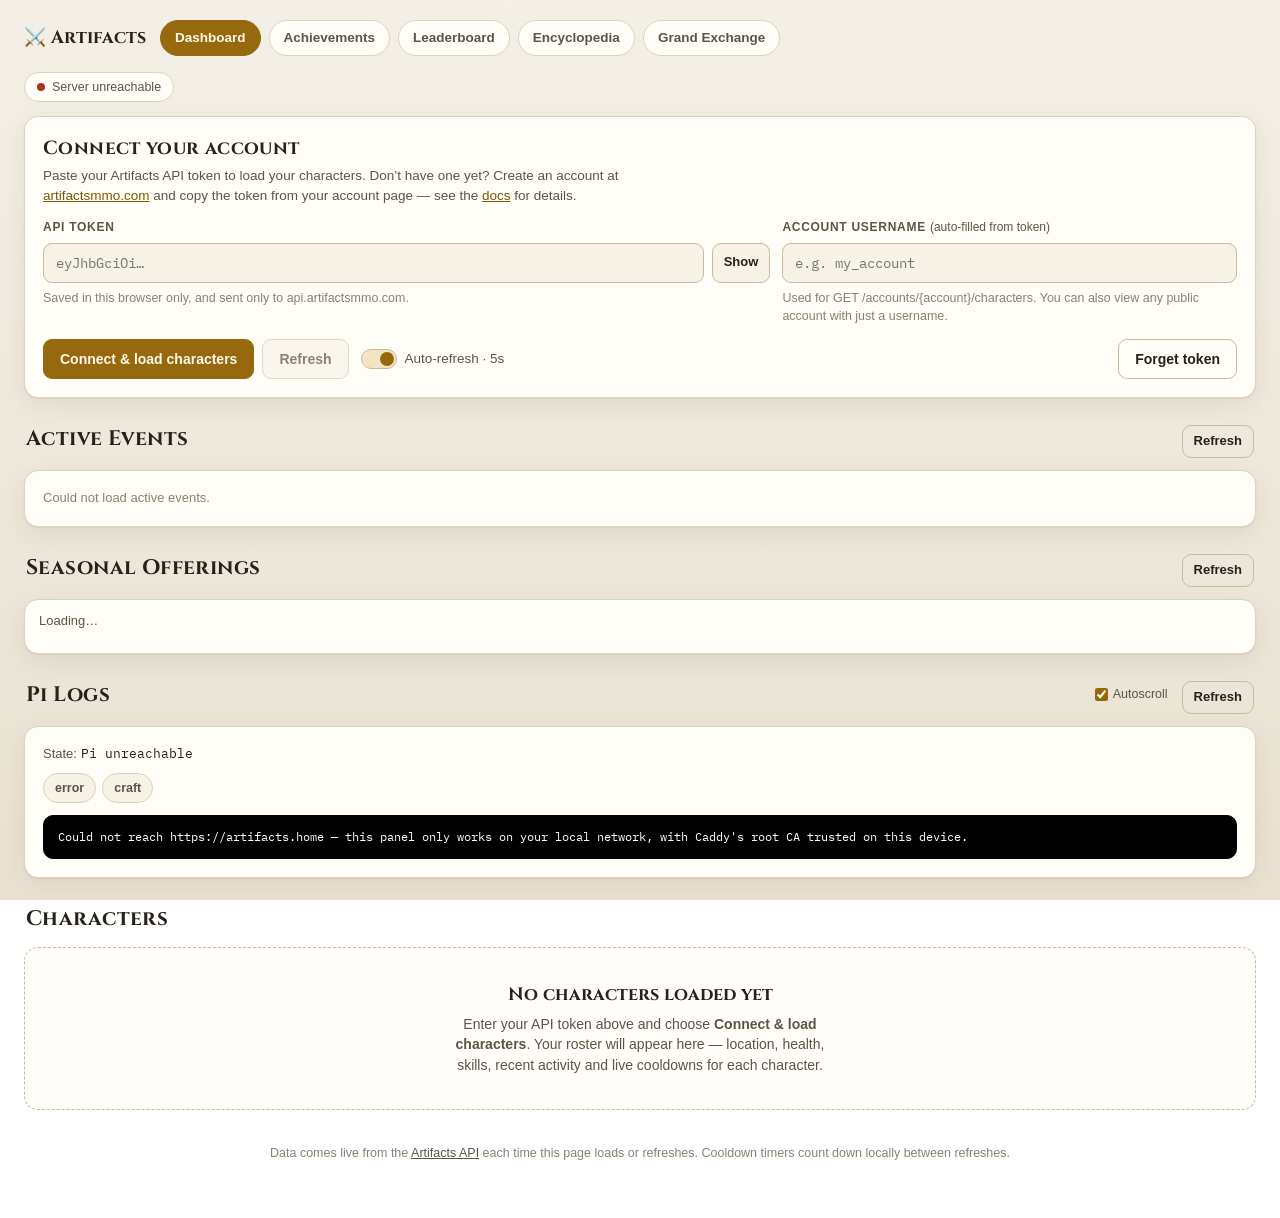
<file: index.html>
<!doctype html>
<html lang="en">
  <head>
    <meta charset="utf-8" />
    <meta name="viewport" content="width=device-width, initial-scale=1, viewport-fit=cover" />
    <meta name="color-scheme" content="light dark" />
    <link rel="icon" type="image/png" href="https://artifactsmmo.com/images/monsters/chicken.png" />
    <title>Artifacts Dashboard</title>
    <link rel="preconnect" href="https://fonts.googleapis.com" />
    <link rel="preconnect" href="https://fonts.gstatic.com" crossorigin />
    <link href="https://fonts.googleapis.com/css2?family=Cinzel:wght@600;700&family=IBM+Plex+Mono:wght@400;500;600&display=swap" rel="stylesheet" />
    <link rel="stylesheet" href="./styles.css" />
  </head>
  <body>
    <div class="wrap">
      <nav class="site-nav" aria-label="Site">
        <span class="nav-brand">⚔️ Artifacts</span>
        <a href="./index.html" class="nav-link active" aria-current="page">Dashboard</a>
        <a href="./achievements.html" class="nav-link">Achievements</a>
        <a href="./leaderboard.html" class="nav-link">Leaderboard</a>
        <a href="./encyclopedia.html" class="nav-link">Encyclopedia</a>
        <a href="./grandexchange.html" class="nav-link">Grand Exchange</a>
      </nav>

      <!-- Server status strip -->
      <div class="status-strip" aria-live="polite">
        <span class="pill"><span class="dot" id="serverDot"></span><span id="serverStatus">Server status unknown</span></span>
        <span class="pill hidden" id="seasonPill">Season <strong id="seasonName"></strong></span>
        <span class="pill hidden" id="onlinePill"><strong id="onlineCount"></strong>&nbsp;characters online</span>
        <span class="pill hidden" id="versionPill">API v<strong id="apiVersion"></strong></span>
        <span class="pill hidden" id="ratesPill" title="Remaining Artifacts API calls"></span>
        <span class="strip-spacer"></span>
        <span class="updated" id="lastUpdated"></span>
      </div>

      <!-- Connection panel -->
      <section class="panel" aria-labelledby="connectHeading">
        <h2 id="connectHeading">Connect your account</h2>
        <p class="sub">
          Paste your Artifacts API token to load your characters. Don’t have one yet?
          Create an account at <a href="https://artifactsmmo.com" target="_blank" rel="noopener">artifactsmmo.com</a>
          and copy the token from your account page — see the
          <a href="https://docs.artifactsmmo.com" target="_blank" rel="noopener">docs</a> for details.
        </p>
        <div class="form-grid">
          <label class="field">
            <span>API token</span>
            <div class="input-row">
              <input type="password" id="tokenInput" autocomplete="off" spellcheck="false"
                     placeholder="eyJhbGciOi…" aria-describedby="tokenHint" />
              <button type="button" class="small" id="toggleTokenBtn" aria-pressed="false">Show</button>
            </div>
            <div class="hint" id="tokenHint">Saved in this browser only, and sent only to api.artifactsmmo.com.</div>
          </label>
          <label class="field">
            <span>Account username <span style="text-transform:none; letter-spacing:0; font-weight:400;">(auto-filled from token)</span></span>
            <input type="text" id="accountInput" autocomplete="off" spellcheck="false" placeholder="e.g. my_account" />
            <div class="hint">Used for GET /accounts/{account}/characters. You can also view any public account with just a username.</div>
          </label>
        </div>
        <div class="actions">
          <button type="button" class="primary" id="connectBtn">Connect &amp; load characters</button>
          <button type="button" id="refreshBtn" disabled>Refresh</button>
          <button type="button" class="toggle" id="autoRefreshToggle" aria-pressed="true">
            <span class="track" aria-hidden="true"></span> Auto-refresh · 5s
          </button>
          <span style="flex:1"></span>
          <button type="button" class="ghost" id="clearBtn">Forget token</button>
        </div>
        <div class="account-chip" id="accountChip" role="status"></div>
        <div class="banner" id="banner" role="alert"></div>
      </section>

      <!-- Active events (public endpoint, no token needed) -->
      <div class="section-head" id="eventsSectionHead">
        <h2>Active Events</h2>
        <span class="count" id="eventsCount"></span>
        <span class="spacer"></span>
        <button type="button" class="small ghost" id="eventsRefresh">Refresh</button>
      </div>
      <div class="panel events-panel">
        <div class="events-list" id="eventsList">Loading…</div>
      </div>

      <!-- Bank (token required) -->
      <div class="section-head hidden" id="bankSection">
        <h2>Bank</h2>
        <span class="count" id="bankCount"></span>
        <span class="count" id="bankInfo"></span>
        <span class="spacer"></span>
      </div>
      <div class="panel bank-panel hidden" id="bankPanel">
        <div class="bank-filters">
          <div class="search-wrap">
            <input type="text" id="bankSearch" autocomplete="off" spellcheck="false"
                   placeholder="Search items by name or code…" aria-label="Search bank items" />
            <button type="button" class="search-clear hidden" id="bankSearchClear" aria-label="Clear search">✕</button>
          </div>
        </div>
        <div class="type-tags" id="typeTags" role="group" aria-label="Filter by item type"></div>
        <div class="bank-grid" id="bankGrid"></div>
      </div>

      <!-- Seasonal offerings (public endpoint, no token needed) -->
      <div class="section-head" id="offeringsSectionHead">
        <h2>Seasonal Offerings</h2>
        <span class="count" id="offeringsCount"></span>
        <span class="spacer"></span>
        <button type="button" class="small ghost" id="offeringsRefresh">Refresh</button>
      </div>
      <div class="panel offerings-panel">
        <div class="offerings-meta" id="offeringsMeta">Loading…</div>
        <div class="offerings-grid" id="offeringsList"></div>
      </div>

      <!-- Pi logs (local network only) -->
      <div class="section-head" id="piSection">
        <h2>Pi Logs</h2>
        <span class="count" id="piCount"></span>
        <span class="spacer"></span>
        <label class="pi-autoscroll"><input type="checkbox" id="piAutoscroll" checked /> Autoscroll</label>
        <button type="button" class="small ghost" id="piRefresh">Refresh</button>
      </div>
      <div class="panel pi-panel">
        <div class="pi-state">State: <span class="mono" id="piState">…</span></div>
        <div class="type-tags" id="piFilters" role="group" aria-label="Filter Pi logs"></div>
        <pre class="pi-logs" id="piLogs">Loading…</pre>
      </div>

      <!-- Characters Summary -->
      <div class="section-head hidden" id="summarySection">
        <h2>Characters Summary</h2>
        <span class="count" id="summaryCount"></span>
        <span class="spacer"></span>
      </div>
      <div class="panel summary-panel hidden" id="summaryPanel">
        <div class="summary-grid" id="summaryGrid"></div>
      </div>

      <!-- Characters -->
      <div class="section-head">
        <h2>Characters</h2>
        <span class="count" id="charCount"></span>
        <span class="spacer"></span>
        <span class="count" id="endpointNote"></span>
      </div>

      <div id="content">
        <div class="empty" id="emptyState">
          <h3>No characters loaded yet</h3>
          <p>Enter your API token above and choose <strong>Connect &amp; load characters</strong>.
             Your roster will appear here — location, health, skills, recent activity and live cooldowns for each character.</p>
        </div>
      </div>

      <footer>
        Data comes live from the <a href="https://api.artifactsmmo.com/openapi.json" target="_blank" rel="noopener">Artifacts API</a>
        each time this page loads or refreshes. Cooldown timers count down locally between refreshes.
      </footer>
    </div>

    <dialog id="itemDialog" class="item-dialog" aria-labelledby="itemDialogName">
      <div class="dialog-head">
        <h3 id="itemDialogName">Item</h3>
        <button type="button" class="small ghost" id="itemDialogClose" aria-label="Close dialog">✕</button>
      </div>
      <div class="dialog-body" id="itemDialogBody"></div>
    </dialog>

    <dialog id="monsterDialog" class="item-dialog" aria-labelledby="monsterDialogName">
      <div class="dialog-head">
        <h3 id="monsterDialogName">Monster</h3>
        <button type="button" class="small ghost" id="monsterDialogClose" aria-label="Close dialog">✕</button>
      </div>
      <div class="dialog-body" id="monsterDialogBody"></div>
    </dialog>

    <dialog id="resourceDialog" class="item-dialog" aria-labelledby="resourceDialogName">
      <div class="dialog-head">
        <h3 id="resourceDialogName">Resource</h3>
        <button type="button" class="small ghost" id="resourceDialogClose" aria-label="Close dialog">✕</button>
      </div>
      <div class="dialog-body" id="resourceDialogBody"></div>
    </dialog>

    <dialog id="npcDialog" class="item-dialog" aria-labelledby="npcDialogName">
      <div class="dialog-head">
        <h3 id="npcDialogName">NPC</h3>
        <button type="button" class="small ghost" id="npcDialogClose" aria-label="Close dialog">✕</button>
      </div>
      <div class="dialog-body" id="npcDialogBody"></div>
    </dialog>

    <script type="module" src="./js/app.js"></script>
  </body>
</html>
</file>
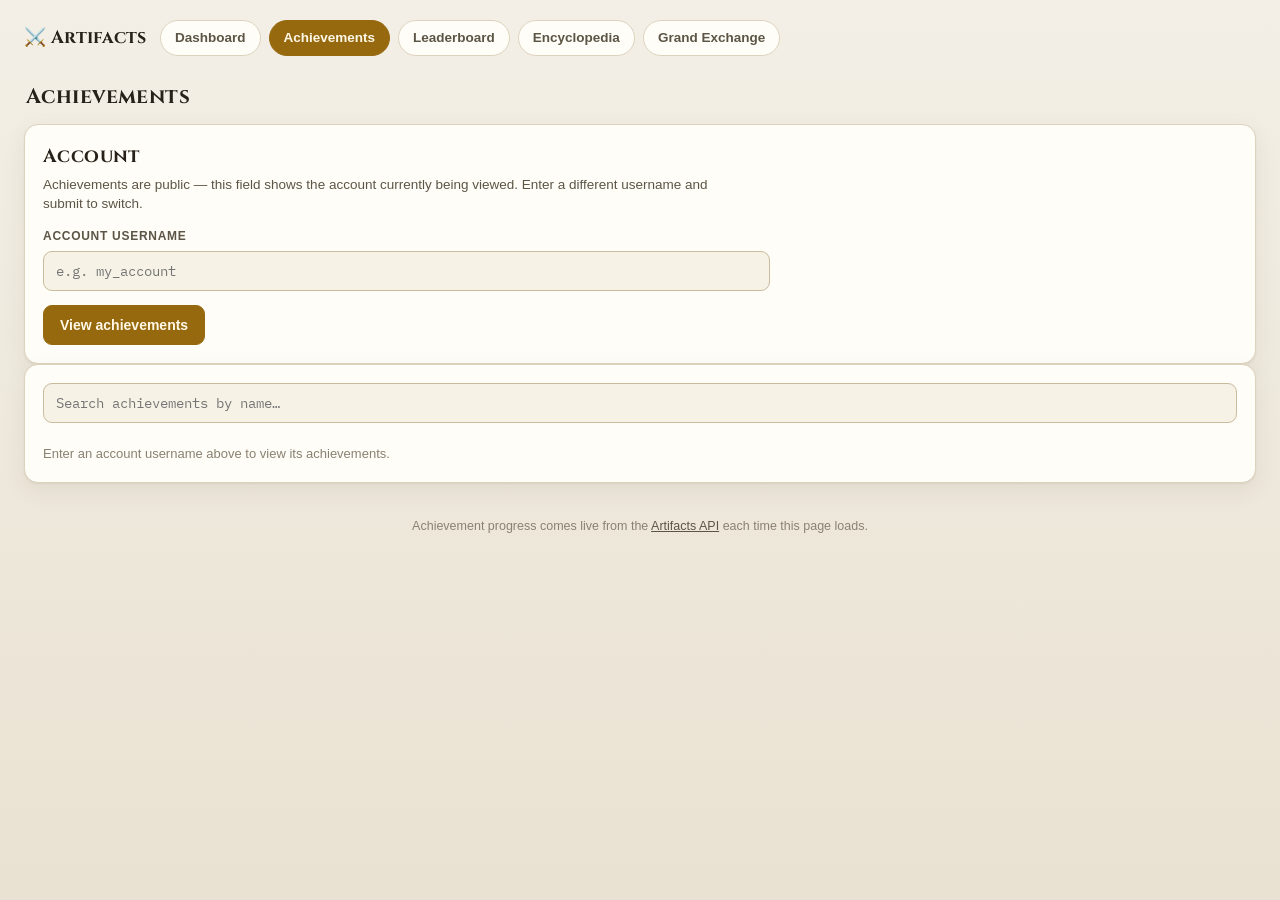
<file: achievements.html>
<!doctype html>
<html lang="en">
  <head>
    <meta charset="utf-8" />
    <meta name="viewport" content="width=device-width, initial-scale=1, viewport-fit=cover" />
    <meta name="color-scheme" content="light dark" />
    <link rel="icon" type="image/png" href="https://artifactsmmo.com/images/monsters/chicken.png" />
    <title>Artifacts Achievements</title>
    <link rel="preconnect" href="https://fonts.googleapis.com" />
    <link rel="preconnect" href="https://fonts.gstatic.com" crossorigin />
    <link href="https://fonts.googleapis.com/css2?family=Cinzel:wght@600;700&family=IBM+Plex+Mono:wght@400;500;600&display=swap" rel="stylesheet" />
    <link rel="stylesheet" href="./styles.css" />
  </head>
  <body>
    <div class="wrap">
      <nav class="site-nav" aria-label="Site">
        <span class="nav-brand">⚔️ Artifacts</span>
        <a href="./index.html" class="nav-link">Dashboard</a>
        <a href="./achievements.html" class="nav-link active" aria-current="page">Achievements</a>
        <a href="./leaderboard.html" class="nav-link">Leaderboard</a>
        <a href="./encyclopedia.html" class="nav-link">Encyclopedia</a>
        <a href="./grandexchange.html" class="nav-link">Grand Exchange</a>
      </nav>

      <div class="section-head">
        <h2>Achievements</h2>
        <span class="count" id="achCount"></span>
        <span class="spacer"></span>
        <span class="count" id="achPoints"></span>
      </div>

      <!-- Account selector: shows the account being viewed; editable -->
      <section class="panel" aria-labelledby="accountHeading">
        <h2 id="accountHeading">Account</h2>
        <p class="sub">Achievements are public — this field shows the account currently being
          viewed. Enter a different username and submit to switch.</p>
        <div class="form-grid">
          <label class="field">
            <span>Account username</span>
            <input type="text" id="accountInput" autocomplete="off" spellcheck="false" placeholder="e.g. my_account" />
          </label>
        </div>
        <div class="actions">
          <button type="button" class="primary" id="accountBtn">View achievements</button>
        </div>
        <div class="banner" id="accountBanner" role="alert"></div>
      </section>

      <div class="panel ach-panel">
        <div class="bank-filters">
          <div class="search-wrap">
            <input type="text" id="achSearch" autocomplete="off" spellcheck="false"
                   placeholder="Search achievements by name…" aria-label="Search achievements by name" />
            <button type="button" class="search-clear hidden" id="achSearchClear" aria-label="Clear search">✕</button>
          </div>
        </div>
        <div class="type-tags" id="achTags" role="group" aria-label="Filter achievements"></div>
        <div id="achContent">
          <div class="log-empty">Loading achievements…</div>
        </div>
      </div>

      <footer>
        Achievement progress comes live from the
        <a href="https://api.artifactsmmo.com/openapi.json" target="_blank" rel="noopener">Artifacts API</a>
        each time this page loads.
      </footer>
    </div>

    <script type="module" src="./js/achievements.js"></script>
  </body>
</html>
</file>
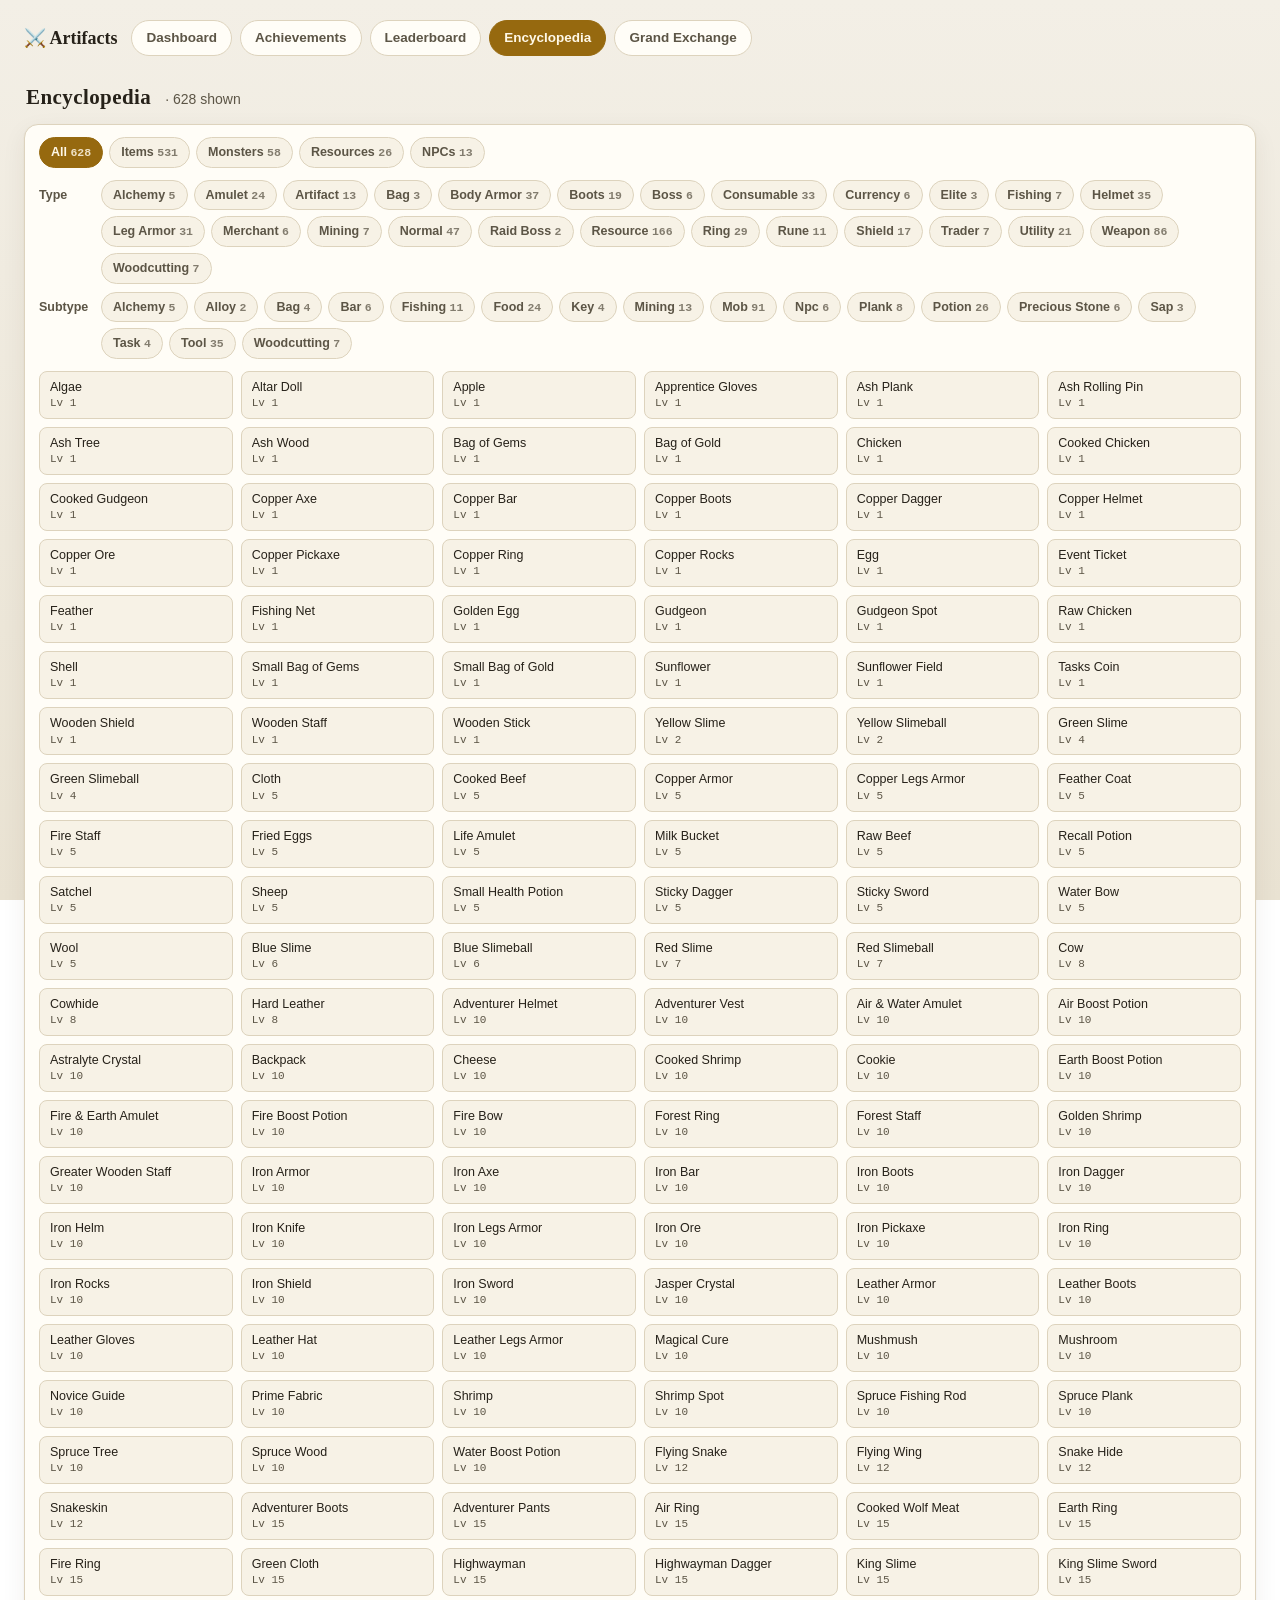
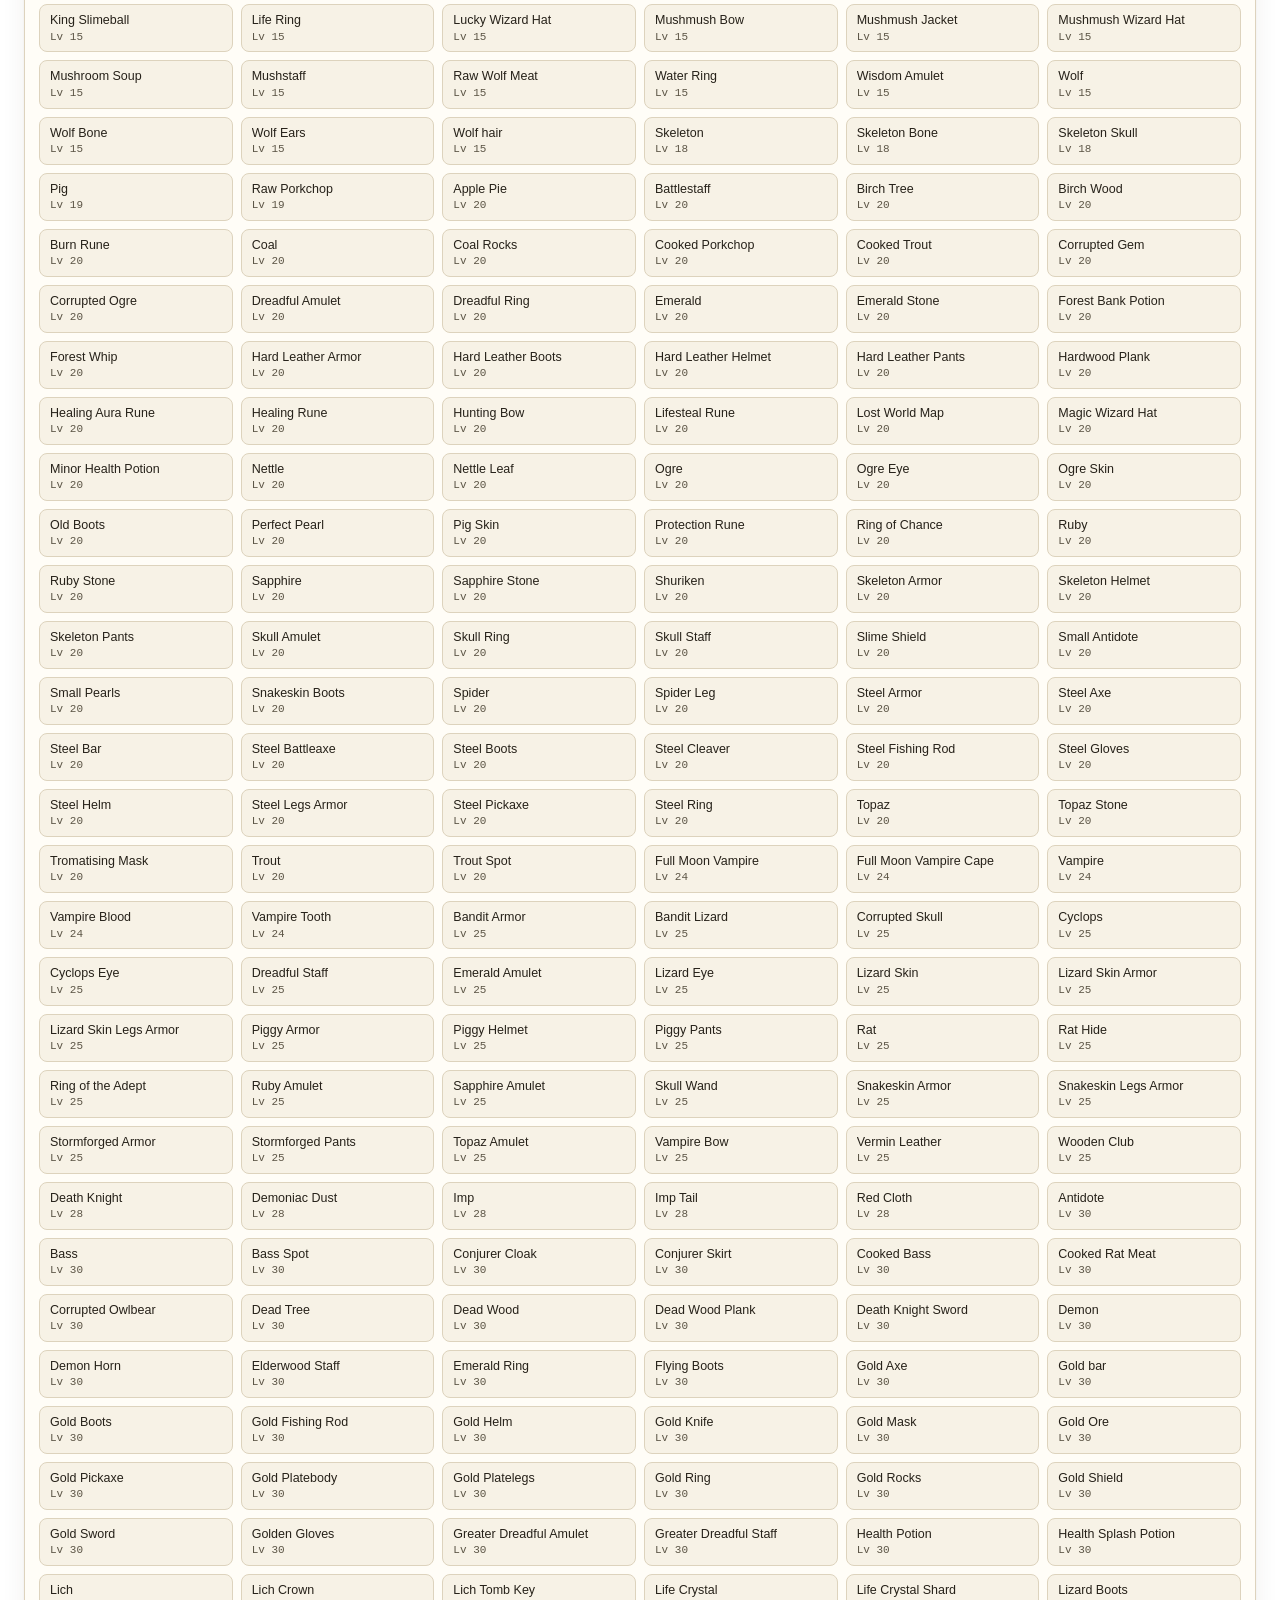
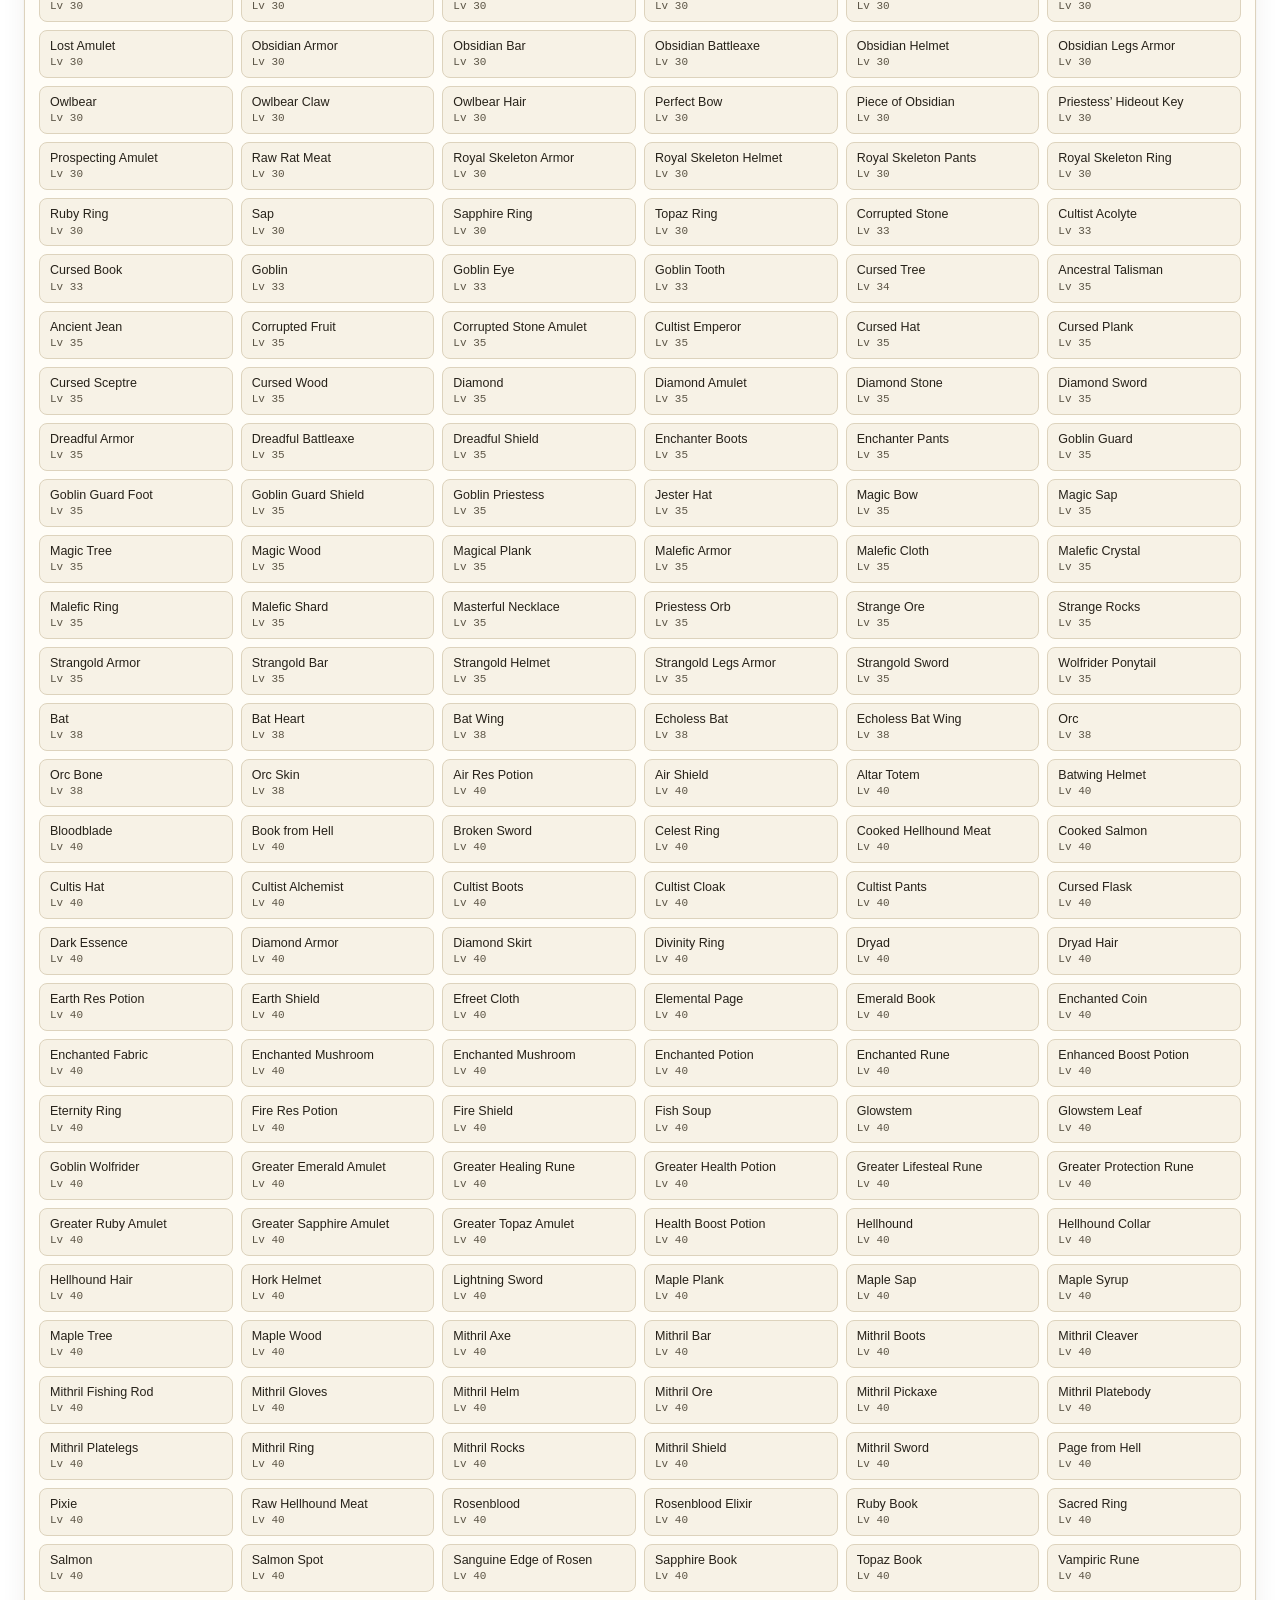
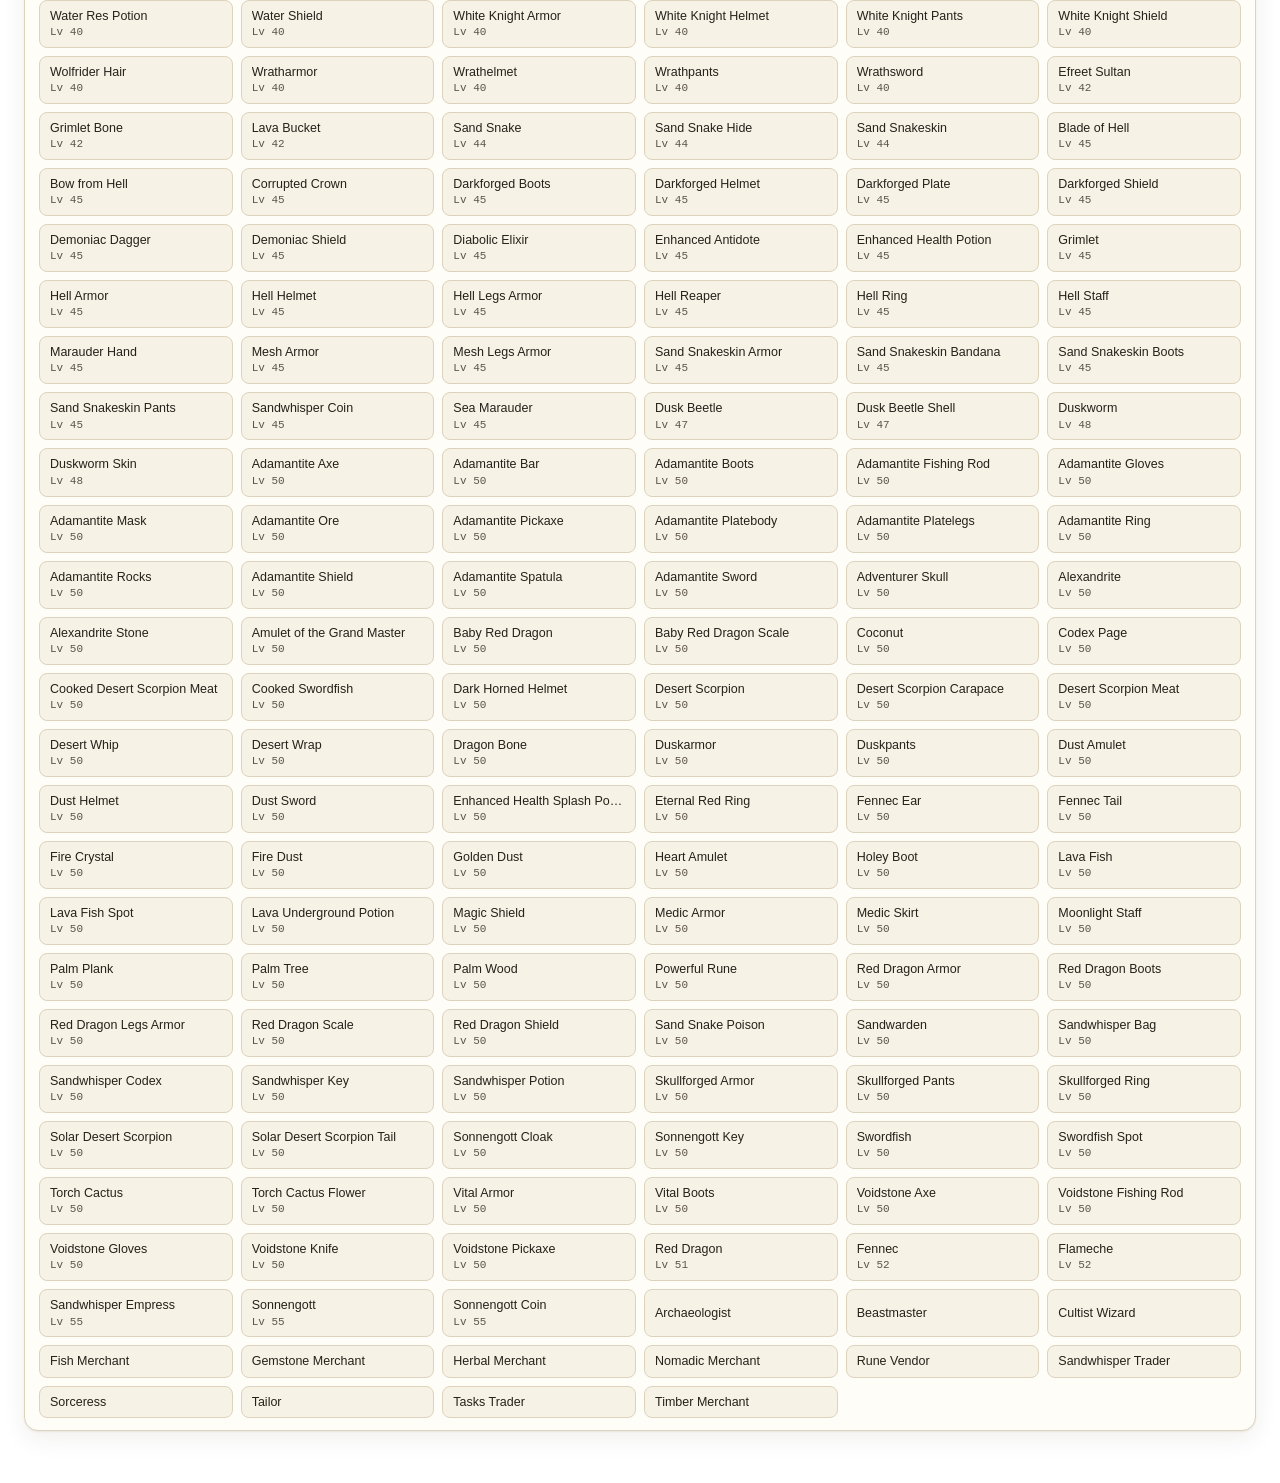
<file: encyclopedia.html>
<!doctype html>
<html lang="en">
  <head>
    <meta charset="utf-8" />
    <meta name="viewport" content="width=device-width, initial-scale=1" />
    <title>Encyclopedia — Artifacts</title>
    <link rel="icon" href="https://artifactsmmo.com/images/monsters/chicken.png" />
    <link rel="stylesheet" href="./styles.css" />
  </head>
  <body>
    <div class="wrap">
      <nav class="site-nav" aria-label="Site">
        <span class="nav-brand">⚔️ Artifacts</span>
        <a href="./index.html" class="nav-link">Dashboard</a>
        <a href="./achievements.html" class="nav-link">Achievements</a>
        <a href="./leaderboard.html" class="nav-link">Leaderboard</a>
        <a href="./encyclopedia.html" class="nav-link active" aria-current="page">Encyclopedia</a>
        <a href="./grandexchange.html" class="nav-link">Grand Exchange</a>
      </nav>

      <div class="section-head">
        <h2>Encyclopedia</h2>
        <span class="count" id="encyCount"></span>
      </div>
      <div class="panel ency-panel">
        <div class="ency-filters">
          <div class="type-tags" id="encyKindTags" role="group" aria-label="Show items, monsters, or both"></div>
          <div class="ency-filter-group">
            <span class="ency-filter-label">Type</span>
            <div class="type-tags" id="encyTypeTags" role="group" aria-label="Filter by type"></div>
          </div>
          <div class="ency-filter-group">
            <span class="ency-filter-label">Subtype</span>
            <div class="type-tags" id="encySubtypeTags" role="group" aria-label="Filter by subtype"></div>
          </div>
        </div>
        <div class="ency-grid" id="encyGrid"></div>
      </div>
    </div>

    <dialog id="itemDialog" class="item-dialog" aria-labelledby="itemDialogName">
      <div class="dialog-head">
        <h3 id="itemDialogName">Item</h3>
        <button type="button" class="small ghost" id="itemDialogClose" aria-label="Close dialog">✕</button>
      </div>
      <div class="dialog-body" id="itemDialogBody"></div>
    </dialog>

    <dialog id="monsterDialog" class="item-dialog" aria-labelledby="monsterDialogName">
      <div class="dialog-head">
        <h3 id="monsterDialogName">Monster</h3>
        <button type="button" class="small ghost" id="monsterDialogClose" aria-label="Close dialog">✕</button>
      </div>
      <div class="dialog-body" id="monsterDialogBody"></div>
    </dialog>

    <dialog id="resourceDialog" class="item-dialog" aria-labelledby="resourceDialogName">
      <div class="dialog-head">
        <h3 id="resourceDialogName">Resource</h3>
        <button type="button" class="small ghost" id="resourceDialogClose" aria-label="Close dialog">✕</button>
      </div>
      <div class="dialog-body" id="resourceDialogBody"></div>
    </dialog>

    <dialog id="npcDialog" class="item-dialog" aria-labelledby="npcDialogName">
      <div class="dialog-head">
        <h3 id="npcDialogName">NPC</h3>
        <button type="button" class="small ghost" id="npcDialogClose" aria-label="Close dialog">✕</button>
      </div>
      <div class="dialog-body" id="npcDialogBody"></div>
    </dialog>

    <script type="module" src="./js/encyclopedia.js"></script>
  </body>
</html>
</file>
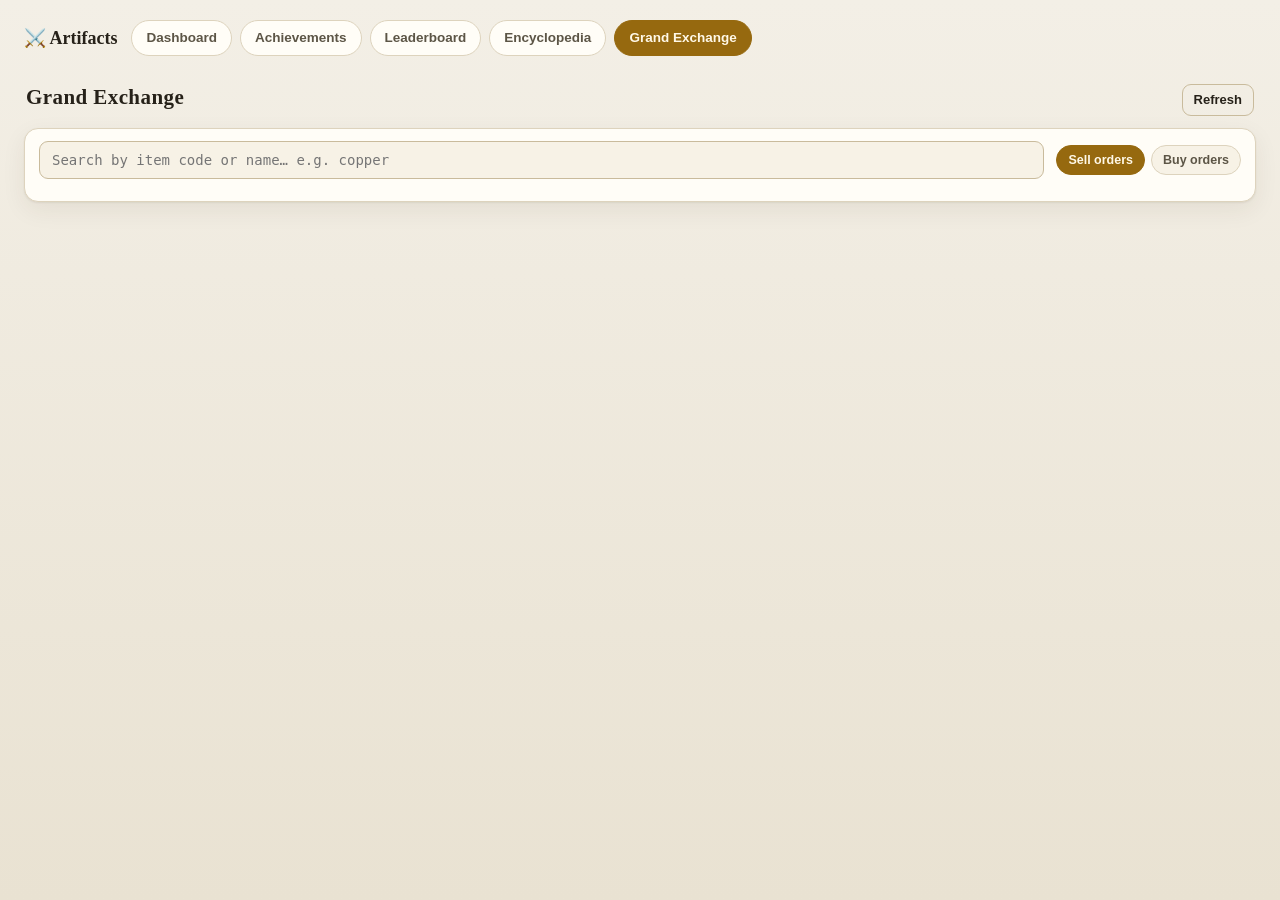
<file: grandexchange.html>
<!doctype html>
<html lang="en">
  <head>
    <meta charset="utf-8" />
    <meta name="viewport" content="width=device-width, initial-scale=1" />
    <title>Grand Exchange — Artifacts</title>
    <link rel="icon" href="https://artifactsmmo.com/images/monsters/chicken.png" />
    <link rel="stylesheet" href="./styles.css" />
  </head>
  <body>
    <div class="wrap">
      <nav class="site-nav" aria-label="Site">
        <span class="nav-brand">⚔️ Artifacts</span>
        <a href="./index.html" class="nav-link">Dashboard</a>
        <a href="./achievements.html" class="nav-link">Achievements</a>
        <a href="./leaderboard.html" class="nav-link">Leaderboard</a>
        <a href="./encyclopedia.html" class="nav-link">Encyclopedia</a>
        <a href="./grandexchange.html" class="nav-link active" aria-current="page">Grand Exchange</a>
      </nav>

      <div class="section-head">
        <h2>Grand Exchange</h2>
        <span class="count" id="geCount"></span>
        <span class="spacer"></span>
        <button type="button" class="small ghost" id="geRefresh">Refresh</button>
      </div>
      <div class="panel ge-panel">
        <div class="ge-controls">
          <div class="search-wrap ge-search">
            <input type="text" id="geSearch" autocomplete="off" spellcheck="false"
                   placeholder="Search by item code or name… e.g. copper" aria-label="Search orders by item" />
            <button type="button" class="search-clear hidden" id="geSearchClear" aria-label="Clear search">✕</button>
          </div>
          <div class="type-tags ge-kind" id="geKindTags" role="group" aria-label="Buy or sell orders"></div>
        </div>
        <div class="ge-note" id="geNote"></div>
        <div class="ge-list" id="geList"></div>
      </div>
    </div>

    <dialog id="itemDialog" class="item-dialog" aria-labelledby="itemDialogName">
      <div class="dialog-head">
        <h3 id="itemDialogName">Item</h3>
        <button type="button" class="small ghost" id="itemDialogClose" aria-label="Close dialog">✕</button>
      </div>
      <div class="dialog-body" id="itemDialogBody"></div>
    </dialog>

    <dialog id="monsterDialog" class="item-dialog" aria-labelledby="monsterDialogName">
      <div class="dialog-head">
        <h3 id="monsterDialogName">Monster</h3>
        <button type="button" class="small ghost" id="monsterDialogClose" aria-label="Close dialog">✕</button>
      </div>
      <div class="dialog-body" id="monsterDialogBody"></div>
    </dialog>

    <dialog id="resourceDialog" class="item-dialog" aria-labelledby="resourceDialogName">
      <div class="dialog-head">
        <h3 id="resourceDialogName">Resource</h3>
        <button type="button" class="small ghost" id="resourceDialogClose" aria-label="Close dialog">✕</button>
      </div>
      <div class="dialog-body" id="resourceDialogBody"></div>
    </dialog>

    <dialog id="npcDialog" class="item-dialog" aria-labelledby="npcDialogName">
      <div class="dialog-head">
        <h3 id="npcDialogName">NPC</h3>
        <button type="button" class="small ghost" id="npcDialogClose" aria-label="Close dialog">✕</button>
      </div>
      <div class="dialog-body" id="npcDialogBody"></div>
    </dialog>

    <script type="module" src="./js/grandexchange.js"></script>
  </body>
</html>
</file>
<file: styles.css>
:root {
  color-scheme: light;
  --bg: #f3efe6;
  --bg-deep: #e9e2d2;
  --surface: #fffdf7;
  --surface-2: #f7f2e6;
  --surface-3: #efe8d8;
  --ink: #262119;
  --ink-2: #5c5546;
  --ink-3: #8a8171;
  --line: #ddd3bd;
  --line-strong: #c9bb9c;
  --accent: #96690f;
  --accent-strong: #7c5507;
  --accent-soft: #f3e5c3;
  --gold: #b8860b;
  --hp: #3e7d3a;
  --hp-mid: #b07d10;
  --hp-low: #b23a2e;
  --xp: #2f6f8f;
  --cd: #8a5a12;
  --ready: #3e7d3a;
  --danger: #a93226;
  --danger-bg: #fbeae7;
  --ok-bg: #e9f2e4;
  --shadow: 0 1px 2px rgba(60, 48, 20, .07), 0 8px 24px rgba(60, 48, 20, .07);
  --radius: 14px;
}
@media (prefers-color-scheme: dark) {
  :root {
    color-scheme: dark;
    --bg: #16130e;
    --bg-deep: #100e0a;
    --surface: #211d16;
    --surface-2: #28231a;
    --surface-3: #2f2a1f;
    --ink: #ece5d3;
    --ink-2: #b3a98f;
    --ink-3: #857c68;
    --line: #3a3425;
    --line-strong: #4d4630;
    --accent: #dfa92e;
    --accent-strong: #f0bc45;
    --accent-soft: #3a2f14;
    --gold: #dfa92e;
    --hp: #6fbf63;
    --hp-mid: #dfa92e;
    --hp-low: #e0655a;
    --xp: #5ea8cc;
    --cd: #dfa92e;
    --ready: #6fbf63;
    --danger: #ef8a7d;
    --danger-bg: #3a1d18;
    --ok-bg: #22331c;
    --shadow: 0 1px 2px rgba(0,0,0,.4), 0 10px 28px rgba(0,0,0,.35);
  }
}
* { box-sizing: border-box; }
html { -webkit-text-size-adjust: 100%; }
body {
  margin: 0;
  background: linear-gradient(180deg, var(--bg) 0%, var(--bg-deep) 100%);
  background-attachment: fixed;
  color: var(--ink);
  font-family: ui-sans-system, -apple-system, "Segoe UI", Roboto, Helvetica, Arial, sans-serif;
  font-size: 15px;
  line-height: 1.45;
}
.mono { font-family: "IBM Plex Mono", ui-monospace, SFMono-Regular, Menlo, monospace; }
/* Full-bleed layout: use as much horizontal space as the viewport offers. */
.wrap { margin: 0; padding: 20px 24px 56px; }
@media (max-width: 640px) { .wrap { padding: 16px 12px 48px; } }

/* ---------- status strip ---------- */
.status-strip {
  display: flex; flex-wrap: wrap; gap: 8px; align-items: center;
  margin-bottom: 14px;
}
.pill {
  display: inline-flex; align-items: center; gap: 7px;
  background: var(--surface); border: 1px solid var(--line);
  border-radius: 999px; padding: 5px 12px; font-size: 12.5px; color: var(--ink-2);
}
.pill strong { color: var(--ink); font-weight: 600; }
.dot { width: 8px; height: 8px; border-radius: 50%; background: var(--ink-3); flex: none; }
.dot.on { background: var(--ready); box-shadow: 0 0 0 3px color-mix(in srgb, var(--ready) 22%, transparent); }
.dot.err { background: var(--danger); }
.strip-spacer { flex: 1; }
.updated { font-size: 12.5px; color: var(--ink-3); }

/* ---------- connection panel ---------- */
.panel {
  background: var(--surface); border: 1px solid var(--line); border-radius: var(--radius);
  box-shadow: var(--shadow); padding: 18px;
}
.panel h2 {
  font-family: "Cinzel", Georgia, serif; font-size: 19px; letter-spacing: .02em;
  margin: 0 0 4px;
}
.panel .sub { margin: 0 0 14px; color: var(--ink-2); font-size: 13.5px; max-width: 90ch; }
.panel .sub a { color: var(--accent-strong); }
.form-grid { display: grid; grid-template-columns: 1fr; gap: 12px; }
@media (min-width: 760px) {
  .form-grid { grid-template-columns: 1.6fr 1fr; }
}
label.field { display: block; }
label.field > span {
  display: block; font-size: 12px; font-weight: 600; letter-spacing: .06em;
  text-transform: uppercase; color: var(--ink-2); margin-bottom: 6px;
}
.input-row { display: flex; gap: 8px; }
input[type="text"], input[type="password"], select {
  width: 100%; min-width: 0; flex: 1;
  background: var(--surface-2); color: var(--ink);
  border: 1px solid var(--line-strong); border-radius: 9px;
  padding: 10px 12px; font-size: 14px; font-family: "IBM Plex Mono", ui-monospace, monospace;
}
select { font-family: inherit; cursor: pointer; }
input:focus-visible, button:focus-visible, summary:focus-visible {
  outline: 2px solid var(--accent); outline-offset: 2px;
}
.hint { font-size: 12.5px; color: var(--ink-3); margin-top: 6px; }
.actions { display: flex; flex-wrap: wrap; gap: 8px; margin-top: 14px; align-items: center; }
button {
  font: inherit; cursor: pointer; border-radius: 9px; border: 1px solid var(--line-strong);
  background: var(--surface-2); color: var(--ink); padding: 9px 16px; font-size: 14px; font-weight: 600;
}
button:hover { border-color: var(--accent); }
button:disabled { opacity: .55; cursor: default; }
button.primary { background: var(--accent); border-color: var(--accent); color: #fff8e7; }
@media (prefers-color-scheme: dark) { button.primary { color: #241a02; } }
button.primary:hover { background: var(--accent-strong); }
button.ghost { background: transparent; }
button.small { padding: 6px 11px; font-size: 13px; }
.toggle {
  display: inline-flex; align-items: center; gap: 8px; font-size: 13.5px; color: var(--ink-2);
  cursor: pointer; user-select: none; background: none; border: none; padding: 6px 4px; font-weight: 500;
}
.toggle .track {
  width: 36px; height: 20px; border-radius: 999px; background: var(--surface-3);
  border: 1px solid var(--line-strong); position: relative; flex: none; transition: background .15s;
}
.toggle .track::after {
  content: ""; position: absolute; top: 2px; left: 2px; width: 14px; height: 14px;
  border-radius: 50%; background: var(--ink-3); transition: left .15s, background .15s;
}
.toggle[aria-pressed="true"] .track { background: var(--accent-soft); }
.toggle[aria-pressed="true"] .track::after { left: 18px; background: var(--accent); }
.account-chip {
  display: none; margin-top: 14px; padding: 10px 12px; border-radius: 10px;
  background: var(--ok-bg); font-size: 13.5px; flex-wrap: wrap; gap: 6px 16px;
}
.account-chip.show { display: flex; }
.account-chip .mono { font-size: 13px; }

.banner {
  display: none; margin-top: 14px; border-radius: 10px; padding: 11px 13px; font-size: 14px;
}
.banner.show { display: block; }
.banner.error { background: var(--danger-bg); color: var(--danger); border: 1px solid color-mix(in srgb, var(--danger) 40%, transparent); }
.banner.info { background: var(--accent-soft); color: var(--ink); border: 1px solid var(--line-strong); }

/* ---------- section head ---------- */
.section-head {
  display: flex; flex-wrap: wrap; align-items: baseline; gap: 8px 14px; margin: 26px 2px 12px;
}
.section-head h2 { font-family: "Cinzel", Georgia, serif; font-size: 21px; margin: 0; letter-spacing: .02em; }
.section-head .count { color: var(--ink-2); font-size: 14px; }
.section-head .spacer { flex: 1; }

/* ---------- character cards ---------- */
.grid { display: grid; grid-template-columns: 1fr; gap: 16px; }
@media (min-width: 560px) { .grid { grid-template-columns: repeat(auto-fill, minmax(360px, 1fr)); } }
.card {
  background: var(--surface); border: 1px solid var(--line); border-radius: var(--radius);
  box-shadow: var(--shadow); padding: 16px; display: flex; flex-direction: column; gap: 13px;
  min-width: 0;
}
.card-top { display: flex; gap: 12px; align-items: center; min-width: 0; }
.avatar {
  width: 56px; height: 56px; border-radius: 12px; flex: none; position: relative; overflow: hidden;
  background: var(--accent-soft); border: 1px solid var(--line-strong);
  display: flex; align-items: center; justify-content: center;
  font-family: "Cinzel", Georgia, serif; font-weight: 700; font-size: 20px; color: var(--accent-strong);
}
.avatar img { position: absolute; inset: 0; width: 100%; height: 100%; object-fit: contain; image-rendering: pixelated; }
.card-id { min-width: 0; flex: 1; }
.card-name {
  font-family: "Cinzel", Georgia, serif; font-size: 19px; font-weight: 700; line-height: 1.15;
  overflow-wrap: anywhere;
}
.card-meta { color: var(--ink-2); font-size: 13px; display: flex; flex-wrap: wrap; gap: 4px 10px; margin-top: 2px; }
.lvl {
  flex: none; text-align: center; background: var(--surface-2); border: 1px solid var(--line);
  border-radius: 10px; padding: 5px 10px;
}
.lvl .n { font-family: "IBM Plex Mono", monospace; font-size: 18px; font-weight: 600; line-height: 1.1; }
.lvl .t { font-size: 10.5px; letter-spacing: .08em; text-transform: uppercase; color: var(--ink-3); }

.loc {
  display: flex; flex-wrap: wrap; gap: 6px; align-items: center;
  background: var(--surface-2); border: 1px solid var(--line); border-radius: 10px; padding: 8px 11px;
  font-size: 13.5px;
}
.loc .place { font-weight: 600; }
.loc .coords { color: var(--ink-2); }
.tag {
  font-size: 11px; font-weight: 600; letter-spacing: .05em; text-transform: uppercase;
  background: var(--surface-3); border: 1px solid var(--line); color: var(--ink-2);
  padding: 2px 7px; border-radius: 999px; flex: none;
}

.bar-row { display: grid; gap: 5px; }
/* Health + Combat XP share one row for vertical density. */
.bars-row { display: grid; grid-template-columns: 1fr 1fr; gap: 12px; }
@media (max-width: 520px) { .bars-row { grid-template-columns: 1fr; } }
.bar-head { display: flex; justify-content: space-between; align-items: baseline; font-size: 13px; }
.bar-head .lbl { font-weight: 600; display: inline-flex; gap: 6px; align-items: center; }
.bar-head .val { font-family: "IBM Plex Mono", monospace; font-size: 12.5px; color: var(--ink-2); }
.bar { height: 9px; border-radius: 999px; background: var(--surface-3); overflow: hidden; border: 1px solid var(--line); }
.bar > i { display: block; height: 100%; border-radius: 999px; transition: width .5s ease; }
.bar.hp > i { background: var(--hp); }
.bar.hp.mid > i { background: var(--hp-mid); }
.bar.hp.low > i { background: var(--hp-low); }
.bar.xp > i { background: var(--xp); }
.bar.cd > i { background: var(--cd); transition: width 1s linear; }

.cd-box {
  border: 1px solid var(--line); border-radius: 10px; padding: 9px 11px; background: var(--surface-2);
  display: grid; gap: 6px;
}
.cd-box.ready { background: var(--ok-bg); }
.cd-head { display: flex; justify-content: space-between; align-items: baseline; }
.cd-head .lbl { font-size: 12px; font-weight: 600; letter-spacing: .06em; text-transform: uppercase; color: var(--ink-2); }
.cd-time { font-family: "IBM Plex Mono", monospace; font-size: 17px; font-weight: 600; }
.cd-box.ready .cd-time { color: var(--ready); font-size: 14.5px; }
.cd-sub { font-size: 12.5px; color: var(--ink-3); }

.skill-sec > h3, .log-sec > h3 {
  font-size: 12px; font-weight: 700; letter-spacing: .07em; text-transform: uppercase;
  color: var(--ink-2); margin: 0 0 8px;
}
/* Two skill progress bars per row. */
.skills-grid { display: grid; grid-template-columns: 1fr 1fr; gap: 8px 18px; }
@media (max-width: 480px) { .skills-grid { grid-template-columns: 1fr; } }
.skill { display: grid; gap: 3px; padding: 5px 0; border-bottom: 1px dashed var(--line); align-items: center; min-width: 0; }
.skill-top { display: flex; justify-content: space-between; gap: 10px; align-items: baseline; }
.skill .nm { font-size: 13.5px; }
.skill .lv { font-family: "IBM Plex Mono", monospace; font-size: 13px; font-weight: 600; flex: none; }
.skill .bar { height: 5px; }
.skill .bar > i { background: var(--accent); }
.skill .xpv { font-size: 11.5px; color: var(--ink-3); font-family: "IBM Plex Mono", monospace; }

.task-line {
  font-size: 13.5px; background: var(--accent-soft); border: 1px solid var(--line);
  border-radius: 10px; padding: 8px 11px;
}
.task-line .mono { font-size: 12.5px; }

/* Recent activity (GET /my/logs, grouped per character). */
.log-list {
  display: grid; gap: 6px; max-height: 230px; overflow-y: auto; padding-right: 4px;
}
.log-row { display: flex; gap: 8px; align-items: baseline; font-size: 12.5px; min-width: 0; }
.log-time { color: var(--ink-3); flex: none; font-size: 11.5px; }
.log-desc { color: var(--ink-2); min-width: 0; }
.log-xp { color: var(--good); font-weight: 700; white-space: nowrap; }
.log-cd { color: var(--ink-2); font-size: 11.5px; white-space: nowrap; }
.log-empty { font-size: 13px; color: var(--ink-3); }

details.gear { border-top: 1px solid var(--line); padding-top: 10px; }
details.gear summary { cursor: pointer; font-size: 13.5px; font-weight: 600; color: var(--accent-strong); }
.gear-list { display: flex; flex-wrap: wrap; gap: 6px; margin-top: 9px; }
/* Equipped gear: icons only — the item name lives in the tooltip. */
.gear-item {
  display: inline-flex; align-items: center; justify-content: center;
  background: var(--surface-2); border: 1px solid var(--line); border-radius: 9px; padding: 4px;
  cursor: pointer;
}
.gear-item:hover { border-color: var(--accent); }
.gear-item img { width: 30px; height: 30px; object-fit: contain; image-rendering: pixelated; display: block; }
.inv-line { font-size: 12.5px; color: var(--ink-2); margin-top: 8px; }
.inv-sec { margin-top: 4px; }
.inv-grid {
  display: grid; grid-template-columns: repeat(auto-fill, minmax(64px, 1fr)); gap: 6px;
  margin-top: 8px;
}

/* ---------- bank ---------- */
.bank-panel { margin-bottom: 4px; }
.bank-filters { display: flex; gap: 10px; flex-wrap: wrap; margin-bottom: 10px; }
.bank-filters input[type="text"] { flex: 2 1 240px; }
/* Search input with an inline clear (✕) button. */
.bank-filters .search-wrap { flex: 2 1 240px; display: flex; position: relative; }
.search-wrap input[type="text"] { flex: 1 1 auto; min-width: 0; padding-right: 34px; }
.search-clear {
  position: absolute; right: 6px; top: 50%; transform: translateY(-50%);
  border: none; background: transparent; color: var(--ink-2); cursor: pointer;
  font-size: 13px; line-height: 1; padding: 5px 7px; border-radius: 6px;
}
.search-clear:hover { color: var(--ink); background: var(--surface-2); }
/* Subtype filter tags (only subtypes present in the bank are shown). */
.type-tags { display: flex; flex-wrap: wrap; gap: 6px; margin-bottom: 12px; }
.typetag {
  font-size: 12.5px; font-weight: 600; padding: 5px 11px; border-radius: 999px;
  background: var(--surface-2); border: 1px solid var(--line); color: var(--ink-2);
  cursor: pointer;
}
.typetag:hover { border-color: var(--accent); }
.typetag .mono { font-size: 11.5px; opacity: .75; }
.typetag[aria-pressed="true"] { background: var(--accent); border-color: var(--accent); color: #fff8e7; }
.typetag[aria-pressed="true"] .mono { opacity: .85; }
@media (prefers-color-scheme: dark) { .typetag[aria-pressed="true"] { color: #241a02; } }
.bank-grid {
  display: grid; grid-template-columns: repeat(auto-fill, minmax(64px, 1fr)); gap: 6px;
  max-height: 440px; overflow-y: auto; padding-right: 4px;
}
/* Dense tiles: 20px icon + quantity; the name lives in the tooltip. */
.item-tile {
  background: var(--surface-2); border: 1px solid var(--line); border-radius: 8px;
  padding: 4px 2px; text-align: center; display: grid; gap: 1px; justify-items: center;
  min-width: 0; cursor: pointer;
}
.item-tile:hover { border-color: var(--accent); }
.item-tile img { width: 20px; height: 20px; object-fit: contain; image-rendering: pixelated; display: block; }
.item-qty { font-size: 11px; color: var(--ink-2); line-height: 1.2; }

/* ---------- item detail dialog ---------- */
.item-dialog {
  border: 1px solid var(--line-strong); border-radius: var(--radius);
  background: var(--surface); color: var(--ink);
  padding: 0; max-width: min(440px, calc(100vw - 32px)); width: 440px;
  box-shadow: var(--shadow);
}
.item-dialog::backdrop { background: rgba(0, 0, 0, 0.45); }
.dialog-head {
  display: flex; align-items: center; justify-content: space-between; gap: 12px;
  padding: 14px 16px 10px; border-bottom: 1px solid var(--line);
}
.dialog-head h3 { margin: 0; font-family: "Cinzel", Georgia, serif; font-size: 18px; }
.dialog-body { padding: 14px 16px 18px; display: grid; gap: 12px; }
.dialog-item-head { display: flex; gap: 12px; align-items: center; }
.dialog-item-head img { width: 48px; height: 48px; object-fit: contain; image-rendering: pixelated; flex: none; }
.dialog-item-name { font-size: 17px; font-weight: 700; }
.dialog-item-code { font-size: 12px; color: var(--ink-3); }
.dialog-tags { display: flex; flex-wrap: wrap; gap: 6px; }
.dialog-tiles { display: flex; flex-wrap: wrap; gap: 6px; }
.dialog-tiles .item-tile { width: 62px; flex: none; }

/* ---------- active events ---------- */
.events-list { display: grid; gap: 12px; }
.event-row { display: grid; gap: 2px; padding-bottom: 12px; border-bottom: 1px solid var(--line); }
.event-row:last-child { padding-bottom: 0; border-bottom: none; }
.event-name { font-weight: 700; font-size: 15.5px; }
.event-code { font-size: 12px; color: var(--ink-3); font-weight: 400; }
.event-meta { font-size: 13.5px; color: var(--ink-2); }

/* ---------- pi logs ---------- */
.pi-state { font-size: 13px; color: var(--ink-2); margin-bottom: 10px; }
.pi-state .mono { color: var(--ink); }
.pi-autoscroll {
  display: inline-flex; align-items: center; gap: 5px;
  font-size: 12.5px; color: var(--ink-2); cursor: pointer; user-select: none;
}
.pi-autoscroll input { accent-color: var(--accent); margin: 0; }
.pi-logs {
  margin: 0; background: #000; color: #fff; border: 1px solid #000; border-radius: 10px;
  font-family: "IBM Plex Mono", monospace; font-size: 12px; line-height: 1.5;
  padding: 12px 14px; max-height: 380px; overflow: auto;
  white-space: pre-wrap; word-break: break-word;
}

/* ---------- site nav ---------- */
.site-nav { display: flex; align-items: center; gap: 8px; margin-bottom: 16px; }
.nav-brand { font-family: "Cinzel", serif; font-weight: 700; font-size: 18px; margin-right: 6px; }
.nav-link {
  padding: 7px 14px; border-radius: 999px; border: 1px solid var(--line);
  color: var(--ink-2); text-decoration: none; font-weight: 600; font-size: 13.5px;
  background: var(--surface);
}
.nav-link:hover { border-color: var(--accent); }
.nav-link.active { background: var(--accent); border-color: var(--accent); color: #fff8e7; }
@media (prefers-color-scheme: dark) { .nav-link.active { color: #241a02; } }

/* ---------- achievements ---------- */
.ach-card { display: grid; gap: 9px; align-content: start; }
.ach-card.completed {
  border-color: var(--good);
  box-shadow: inset 0 0 0 1px var(--good);
  background: color-mix(in srgb, var(--good) 9%, var(--surface));
}
.ach-head { display: flex; justify-content: space-between; align-items: baseline; gap: 10px; }
.ach-name { margin: 0; font-size: 16px; }
.ach-code { font-size: 12px; color: var(--ink-3); margin-top: 2px; }
.ach-points { color: var(--ink-2); font-size: 12.5px; white-space: nowrap; }
.ach-desc { margin: 0; font-size: 13.5px; color: var(--ink-2); }
.ach-objs { display: grid; gap: 8px; }
.ach-obj .bar > i { background: var(--accent); }
.ach-obj-top { display: flex; gap: 8px; align-items: baseline; font-size: 12.5px; margin-bottom: 4px; }
.ach-obj-target { font-weight: 600; }
.ach-obj-nums { margin-left: auto; color: var(--ink-2); }
.ach-rewards { display: flex; flex-wrap: wrap; gap: 8px; align-items: center; font-size: 12.5px; }
.ach-rewards-lbl { color: var(--ink-2); font-weight: 600; }
.ach-reward-item {
  display: inline-flex; align-items: center; gap: 4px;
  background: var(--surface-2); border: 1px solid var(--line); border-radius: 8px; padding: 2px 7px 2px 3px;
}
.ach-reward-item img { width: 20px; height: 20px; object-fit: contain; image-rendering: pixelated; display: block; }
.ach-done { color: var(--good); font-weight: 700; font-size: 13px; }

/* ---------- leaderboard ---------- */
.lb-wrap { overflow-x: auto; }
.lb-table { width: 100%; border-collapse: collapse; font-size: 13.5px; }
.lb-table th, .lb-table td { padding: 7px 10px; text-align: left; border-bottom: 1px solid var(--line); white-space: nowrap; }
.lb-table th { color: var(--ink-2); font-size: 12px; text-transform: uppercase; letter-spacing: .04em; }
.lb-table th.num, .lb-table td.num { text-align: right; }
.lb-table tbody tr { cursor: pointer; }
.lb-table tbody tr:hover { background: var(--surface-2); }
.lb-table tbody tr.own { background: color-mix(in srgb, var(--accent) 12%, transparent); }
.lb-table a { color: var(--accent-strong); font-weight: 600; text-decoration: none; }
.lb-table a:hover { text-decoration: underline; }
.dialog-desc { margin: 0; font-size: 14px; color: var(--ink-2); }
.dialog-sec h4 {
  font-size: 12px; font-weight: 700; letter-spacing: .07em; text-transform: uppercase;
  color: var(--ink-2); margin: 0 0 6px;
}
.json-sec { min-width: 0; }
.json-sec summary {
  font-size: 12px; font-weight: 700; letter-spacing: .07em; text-transform: uppercase;
  color: var(--ink-2); cursor: pointer;
}
.json-sec summary:hover { color: var(--ink); }
.item-json {
  margin: 8px 0 0; background: var(--surface-2); border: 1px solid var(--line);
  border-radius: 8px; padding: 10px 12px; max-height: 280px; max-width: 100%;
  box-sizing: border-box; overflow-y: auto; overflow-x: hidden;
  font-family: "IBM Plex Mono", monospace; font-size: 11.5px; line-height: 1.5;
  white-space: pre-wrap; overflow-wrap: anywhere; color: var(--ink);
}
.fx-row { display: flex; justify-content: space-between; gap: 10px; font-size: 13.5px; padding: 3px 0; }
.fx-desc { font-size: 12.5px; color: var(--ink-3); margin: 0 0 4px; }

/* ---------- empty / loading ---------- */
.empty {
  border: 1.5px dashed var(--line-strong); border-radius: var(--radius);
  padding: 34px 20px; text-align: center; color: var(--ink-2); background: color-mix(in srgb, var(--surface) 55%, transparent);
}
.empty h3 { font-family: "Cinzel", Georgia, serif; color: var(--ink); margin: 0 0 6px; font-size: 18px; }
.empty p { margin: 0 auto; max-width: 52ch; font-size: 14px; }
.empty a { color: var(--accent-strong); }
.skeleton { border-radius: var(--radius); border: 1px solid var(--line); background: var(--surface); padding: 16px; display: grid; gap: 12px; }
.sk { border-radius: 8px; background: var(--surface-3); animation: pulse 1.3s ease-in-out infinite; }
@keyframes pulse { 0%,100% { opacity: .55; } 50% { opacity: 1; } }
@media (prefers-reduced-motion: reduce) {
  .sk { animation: none; }
  .bar > i { transition: none; }
}
footer { margin-top: 34px; font-size: 12.5px; color: var(--ink-3); text-align: center; }
footer a { color: var(--ink-2); }
.hidden { display: none !important; }

/* ---------- Characters Summary ---------- */
.summary-panel { padding: 10px 12px; }
.summary-grid {
  display: grid; gap: 8px;
  grid-template-columns: repeat(auto-fit, minmax(300px, 1fr));
}
.summary-row {
  display: flex; gap: 10px; align-items: flex-start; min-width: 0;
  padding: 8px 10px; border: 1px solid var(--line); border-radius: 10px;
  background: var(--surface-2);
}
.summary-cd { position: relative; width: 40px; height: 40px; flex: none; }
.summary-cd svg { width: 40px; height: 40px; transform: rotate(-90deg); }
.cd-ring-bg { fill: none; stroke: var(--line); stroke-width: 4; }
.cd-ring-fg { fill: none; stroke: var(--cd); stroke-width: 4; stroke-linecap: round; }
.summary-cd.ready .cd-ring-fg { stroke: var(--ready); }
.summary-cd-label {
  position: absolute; inset: 0; display: flex; align-items: center; justify-content: center;
  font-family: "IBM Plex Mono", ui-monospace, monospace; font-size: 10px;
}
.summary-body { min-width: 0; flex: 1; }
.summary-name { font-weight: 600; font-size: 13.5px; line-height: 1.3; }
.summary-name .mono { color: var(--ink-2); font-weight: 400; font-size: 12px; }
.summary-etas { display: flex; flex-wrap: wrap; gap: 2px 10px; margin-top: 1px; font-size: 12.5px; color: var(--ink-2); }
.sum-eta b { color: var(--ink); font-weight: 600; }
.sum-none { color: var(--ink-3); }

/* ---------- Seasonal Offerings ---------- */
.offerings-panel { padding: 12px 14px; }
.offerings-meta {
  display: flex; flex-wrap: wrap; gap: 4px 16px;
  font-size: 13px; color: var(--ink-2); margin-bottom: 10px;
}
.offerings-meta strong { color: var(--ink); font-weight: 600; }
.offerings-grid {
  display: grid; gap: 10px;
  grid-template-columns: repeat(auto-fit, minmax(280px, 1fr));
}
.off-cat {
  border: 1px solid var(--line); border-radius: 10px;
  background: var(--surface-2); padding: 8px 10px; min-width: 0;
}
.off-cat-head {
  display: flex; justify-content: space-between; align-items: baseline;
  margin-bottom: 6px;
}
.off-cat-head h3 { margin: 0; font-size: 14.5px; }
.off-cat-head .count { color: var(--ink-2); font-size: 12px; }
.off-row {
  display: flex; gap: 8px; align-items: center; min-width: 0;
  padding: 4px 0; border-top: 1px solid var(--line);
}
.off-row:first-of-type { border-top: none; }
.off-bracket { font-size: 12px; color: var(--ink-2); white-space: nowrap; min-width: 64px; }
.off-row .item-tile { flex: none; }
.off-detail { min-width: 0; flex: 1; font-size: 12.5px; color: var(--ink-2); }
.off-favor { color: var(--ink); }

/* ---------- encyclopedia ---------- */
.ency-panel { padding: 12px 14px; }
.ency-filters { margin-bottom: 12px; }
.ency-filter-group { display: flex; gap: 10px; align-items: baseline; margin-top: 8px; }
.ency-filter-label { font-size: 12.5px; font-weight: 600; color: var(--ink-2); flex: none; min-width: 52px; }
.ency-filter-group .type-tags { margin-bottom: 0; }
.ency-grid {
  display: grid; grid-template-columns: repeat(auto-fill, minmax(180px, 1fr)); gap: 8px;
}
.ency-card {
  display: flex; align-items: center; gap: 10px; min-width: 0;
  background: var(--surface-2); border: 1px solid var(--line); border-radius: 8px;
  padding: 6px 10px; cursor: pointer;
}
.ency-card:hover { border-color: var(--accent); }
.ency-card img {
  width: 30px; height: 30px; object-fit: contain; image-rendering: pixelated;
  flex: none; display: block;
}
.ency-card-text { min-width: 0; flex: 1; }
.ency-card-name {
  font-size: 12.5px; color: var(--ink);
  white-space: nowrap; overflow: hidden; text-overflow: ellipsis;
}
.ency-card-lvl { font-size: 11px; color: var(--ink-2); }

/* ---------- grand exchange ---------- */
.ge-panel { padding: 12px 14px; }
.ge-controls { display: flex; gap: 12px; align-items: center; flex-wrap: wrap; margin-bottom: 10px; }
.ge-search { flex: 1; min-width: 220px; }
.ge-controls .type-tags { margin-bottom: 0; }
.ge-note { font-size: 12.5px; color: var(--ink-2); margin-bottom: 8px; }
.ge-list { display: flex; flex-direction: column; }
.ge-row {
  display: grid; gap: 10px; align-items: center;
  grid-template-columns: 40px minmax(120px, 1fr) 64px 110px 110px minmax(80px, 1fr) 44px;
  padding: 6px 4px; border-top: 1px solid var(--line); font-size: 13px;
}
.ge-row:first-child { border-top: none; }
.ge-row .item-tile { width: 36px; padding: 3px 2px; background: none; border: none; }
.ge-row .item-tile:hover { border: none; background: var(--surface-2); }
.ge-row .item-tile img { width: 30px; height: 30px; }
.ge-name { min-width: 0; white-space: nowrap; overflow: hidden; text-overflow: ellipsis; }
.ge-qty { color: var(--ink-2); }
.ge-price, .ge-total { text-align: right; }
.ge-per { font-size: 10.5px; color: var(--ink-2); }
.ge-seller { min-width: 0; white-space: nowrap; overflow: hidden; text-overflow: ellipsis; color: var(--ink-2); }
.ge-age { text-align: right; color: var(--ink-2); }
.ge-sub { font-size: 11px; color: var(--ink-2); margin-top: 1px; }
.cur-icon { width: 11px; height: 11px; vertical-align: -1px; }
.cur-gold { font-size: 11px; }
.dialog-trades { display: flex; flex-wrap: wrap; gap: 6px; }
.trade-row { display: flex; align-items: center; gap: 4px; padding: 3px 6px; border: 1px solid var(--line); border-radius: 8px; background: var(--panel-2); }
.trade-colon { color: var(--ink-2); font-size: 13px; }
.trade-price { font-size: 12px; }
.trade-gold { font-size: 16px; line-height: 1; }
</file>
